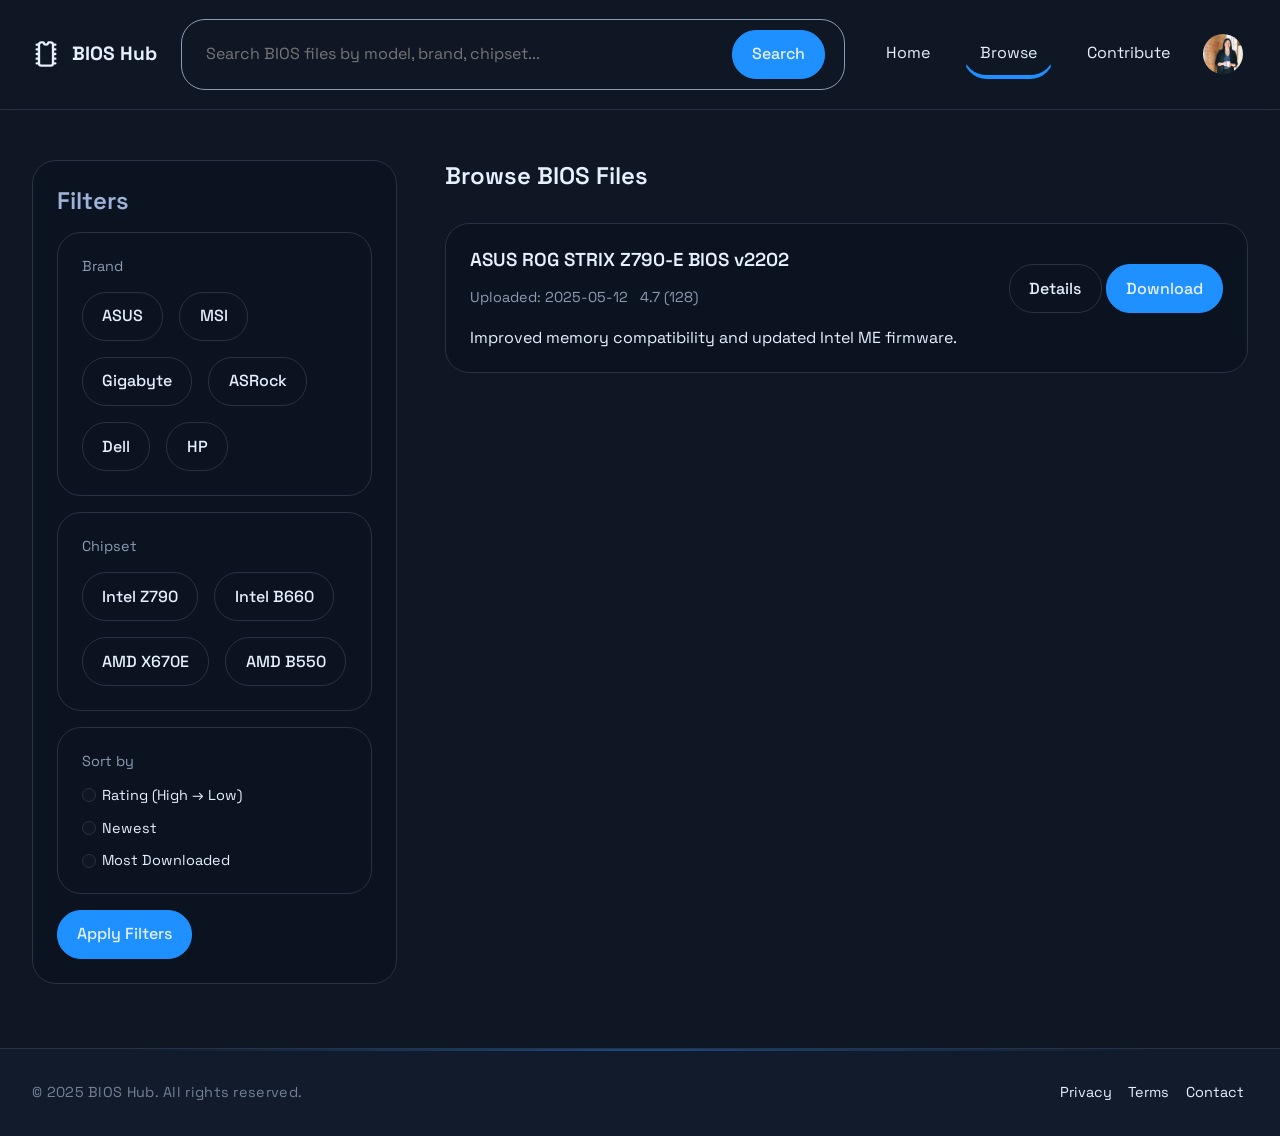
<file: browse.html>
<!DOCTYPE html>
<html lang="en">
  <head>
    <meta charset="UTF-8" />
    <meta name="viewport" content="width=device-width, initial-scale=1.0" />
    <title>BIOS Hub</title>

    <meta
      name="description"
      content="Download verified BIOS BIN files easily. Fast, reliable, and regularly updated data — no hassle, no hidden steps."
    />
    <meta property="og:site_name" content="BIOS Hub" />
    <meta
      property="og:description"
      content="Download verified BIOS BIN files easily. Fast, reliable, and regularly updated data — no hassle, no hidden steps."
    />
    <meta property="og:url" content="https://www.bioshub.net/browse" />
    <meta property="og:type" content="website" />

    <!-- Styles -->
    <link rel="stylesheet" href="styles/main.css" />

    <!-- Scripts -->
    <script defer src="scripts/main.js"></script>
    <script defer src="scripts/handleBrowseData.js"></script>
  </head>
  <body>
    <div class="overlay"></div>

    <!-- ================= HEADER ================= -->
    <header class="header">
      <div class="header__logo">
        <a href="index.html " class="logo__link">
          <img
            src="images/logo-dark.svg"
            alt="BIOS Hub logo"
            class="logo__img"
          />
        </a>
        <span class="logo__text">BIOS Hub</span>
      </div>

      <button
        id="menuToggle"
        class="menu-toggle"
        aria-label="Toggle navigation"
      >
        <span></span>
        <span></span>
        <span></span>
      </button>

      <div class="search">
        <input
          type="text"
          placeholder="Search BIOS files by model, brand, chipset..."
          class="search__input"
          id="searchInput"
          name="search-input"
        />
        <button class="search__btn button button--primary">Search</button>
      </div>

      <nav id="menuNav" class="nav">
        <a href="index.html" class="nav__link">Home</a>
        <a href="browse.html" class="nav__link active">Browse</a>
        <!-- <a href="#" class="nav__link">Docs</a>
        <a href="#" class="nav__link">Community</a> -->
        <a href="contribute.html" class="nav__link">Contribute</a>
        <button href="#" class="button profile-btn" id="profileBtn">
          <img
            src="images/amy.webp"
            alt="user profile image"
            class="profile-img"
          />
          <ul class="nav-dropdown" id="navDropdown">
            <li>
              <a href="admin/index.html" class="dropdown__link">
                <img src="images/dashboard.svg" alt="grid icon" />
                <span>Dashboard</span></a
              >
            </li>
            <li>
              <a href="admin/index.html" class="dropdown__link">
                <img src="images/gear.svg" alt="gear icon" />
                <span>Settings</span>
              </a>
            </li>
            <li>
              <a href="#" class="dropdown__link dropdown__logout">
                <img src="images/logout.svg" alt="logout icon" />
                <span>Logout</span></a
              >
            </li>
          </ul>
        </button>
      </nav>
    </header>

    <main class="main main--alt">
      <aside class="aside aside--browse card--alt">
        <h2 class="aside__h2">Filters</h2>
        <div class="card--alt">
          <h3 class="aside-card__h3">Brand</h3>
          <div class="aside-card__list">
            <button class="button button--alt aside-card-list__item">
              <span>ASUS</span>
            </button>
            <button class="button button--alt aside-card-list__item">
              <span>MSI</span>
            </button>
            <button class="button button--alt aside-card-list__item">
              <span>Gigabyte</span>
            </button>
            <button class="button button--alt aside-card-list__item">
              <span>ASRock</span>
            </button>
            <button class="button button--alt aside-card-list__item">
              <span>Dell</span>
            </button>
            <button class="button button--alt aside-card-list__item">
              <span>HP</span>
            </button>
          </div>
        </div>
        <div class="card--alt">
          <h3 class="aside-card__h3">Chipset</h3>
          <div class="aside-card__list">
            <button class="button button--alt aside-card-list__item">
              <span>Intel Z790</span>
            </button>
            <button class="button button--alt aside-card-list__item">
              <span>Intel B660</span>
            </button>
            <button class="button button--alt aside-card-list__item">
              <span>AMD X670E</span>
            </button>
            <button class="button button--alt aside-card-list__item">
              <span>AMD B550</span>
            </button>
          </div>
        </div>
        <div class="card--alt">
          <h3 class="aside-card__h3">Sort by</h3>
          <div class="aside-card__list--column">
            <div class="radio">
              <div class="dot"></div>
              <div class="radio__value">Rating (High → Low)</div>
            </div>
            <div class="radio">
              <div class="dot"></div>
              <div class="radio__value">Newest</div>
            </div>
            <div class="radio">
              <div class="dot"></div>
              <div class="radio__value">Most Downloaded</div>
            </div>
          </div>
        </div>
        <div class="aside__action">
          <div class="button button--primary aside__btn">Apply Filters</div>
        </div>
      </aside>

      <section class="section browse-section">
        <div class="browse-section__header">
          <h2>Browse BIOS Files</h2>
        </div>

        <div class="browse-section__results">
          <div class="browse-result card--alt">
            <div class="browse-result__header">
              <div class="browse-result__info">
                <h3>ASUS ROG STRIX Z790-E BIOS v2202</h3>
                <div class="browse-result__meta">
                  <div class="browse-result__uploaded">
                    Uploaded: 2025-05-12
                  </div>
                  <div class="browse-result__rating">4.7 (128)</div>
                </div>
              </div>
              <div class="browse-result__actions">
                <a href="details.html" class="button">Details</a>
                <button class="button button--primary">Download</button>
              </div>
            </div>
            <div class="browse-result__desc">
              Improved memory compatibility and updated Intel ME firmware.
            </div>
          </div>
        </div>
      </section>
    </main>

    <footer class="footer">
      <p class="footer__text">© 2025 BIOS Hub. All rights reserved.</p>
      <nav class="footer--nav">
        <a class="nav__link">Privacy</a>
        <a class="nav__link">Terms</a>
        <a class="nav__link">Contact</a>
      </nav>
    </footer>
  </body>
</html>
</file>
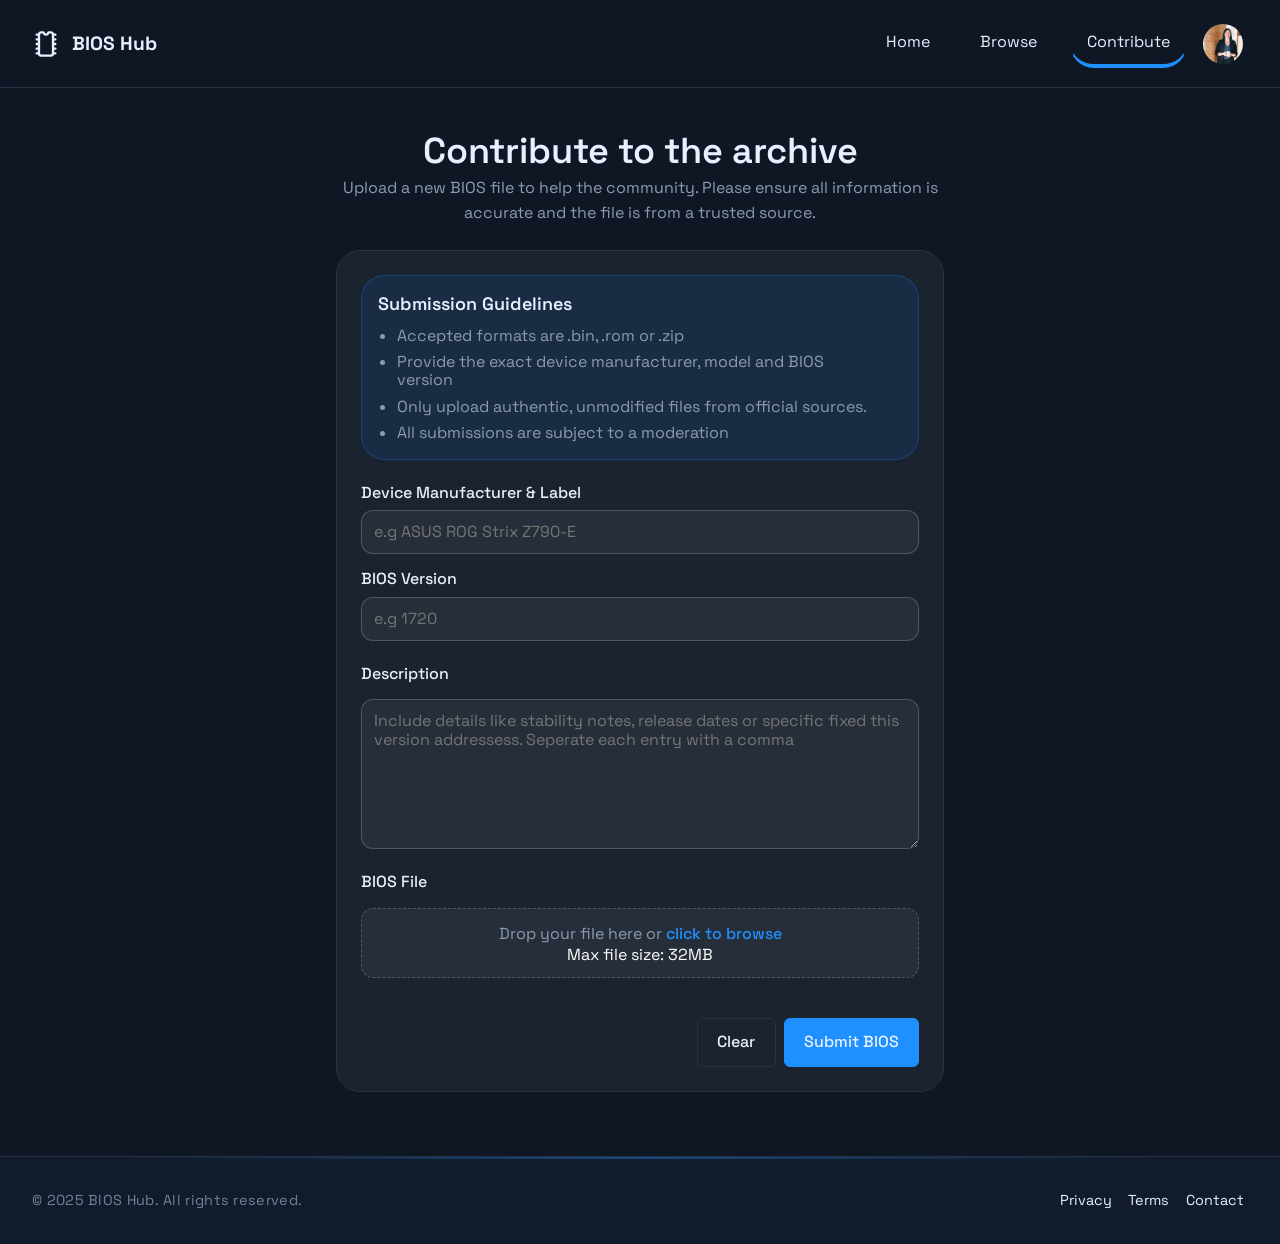
<file: contribute.html>
<!DOCTYPE html>
<html lang="en">
  <head>
    <meta charset="UTF-8" />
    <meta name="viewport" content="width=device-width, initial-scale=1.0" />
    <title>BIOS Hub</title>

    <meta
      name="description"
      content="Download verified BIOS BIN files easily. Fast, reliable, and regularly updated data — no hassle, no hidden steps."
    />
    <meta property="og:site_name" content="BIOS Hub" />
    <meta
      property="og:description"
      content="Download verified BIOS BIN files easily. Fast, reliable, and regularly updated data — no hassle, no hidden steps."
    />
    <meta property="og:url" content="https://www.bioshub.net/details" />
    <meta property="og:type" content="website" />

    <!-- Styles -->
    <link rel="stylesheet" href="styles/main.css" />

    <!-- Scripts -->
    <script defer src="scripts/main.js"></script>
    <script defer src="scripts/handle-form.js"></script>
  </head>
  <body>
    <div class="overlay"></div>

    <!-- ================= HEADER ================= -->
    <header class="header">
      <div class="header__logo">
        <a href="index.html" class="logo__link">
          <img
            src="images/logo-dark.svg"
            alt="BIOS Hub logo"
            class="logo__img"
          />
        </a>
        <span class="logo__text">BIOS Hub</span>
      </div>

      <button
        id="menuToggle"
        class="menu-toggle"
        aria-label="Toggle navigation"
      >
        <span></span>
        <span></span>
        <span></span>
      </button>

      <nav id="menuNav" class="nav">
        <a href="index.html" class="nav__link">Home</a>
        <a href="browse.html" class="nav__link">Browse</a>
        <!-- <a href="#" class="nav__link">Docs</a>
        <a href="#" class="nav__link">Community</a> -->
        <a href="contribute.html" class="nav__link active">Contribute</a>
        <button href="#" class="button profile-btn" id="profileBtn">
          <img
            src="images/amy.webp"
            alt="user profile image"
            class="profile-img"
          />
          <ul class="nav-dropdown" id="navDropdown">
            <li>
              <a href="admin/index.html" class="dropdown__link">
                <img src="images/dashboard.svg" alt="grid icon" />
                <span>Dashboard</span></a
              >
            </li>
            <li>
              <a href="admin/index.html" class="dropdown__link">
                <img src="images/gear.svg" alt="gear icon" />
                <span>Settings</span>
              </a>
            </li>
            <li>
              <a href="#" class="dropdown__link dropdown__logout">
                <img src="images/logout.svg" alt="logout icon" />
                <span>Logout</span></a
              >
            </li>
          </ul>
        </button>
      </nav>
    </header>

    <main class="main">
      <section class="section contribute--section">
        <form action="#" class="contribute-form">
          <div class="form__heading">
            <h1>Contribute to the archive</h1>
            <p>
              Upload a new BIOS file to help the community. Please ensure all
              information is accurate and the file is from a trusted source.
            </p>
          </div>

          <div class="form__body">
            <div class="guidelines">
              <h2>Submission Guidelines</h2>
              <ul>
                <li>Accepted formats are .bin, .rom or .zip</li>
                <li>
                  Provide the exact device manufacturer, model and BIOS version
                </li>
                <li>
                  Only upload authentic, unmodified files from official sources.
                </li>
                <li>All submissions are subject to a moderation</li>
              </ul>
            </div>
            <div class="form__control--alt">
              <div class="alt">
                <label class="form__label" for="manufacturer"
                  >Device Manufacturer & Label</label
                >
                <input
                  id="manufacturer"
                  name="manufacturer"
                  type="text"
                  placeholder="e.g ASUS ROG Strix Z790-E"
                  class="form__input"
                  required
                />
              </div>
              <div class="alt">
                <label class="form__label" for="version">BIOS Version</label>
                <input
                  id="version"
                  name="version"
                  type="text"
                  placeholder="e.g 1720"
                  class="form__input"
                  required
                />
              </div>
            </div>
            <div class="form__control">
              <label class="form__label" for="description">Description</label>
              <textarea
                id="description"
                name="description"
                type="text"
                placeholder="Include details like stability notes, release dates or specific fixed this version addressess. Seperate each entry with a comma"
                class="form__input"
                required
              ></textarea>
            </div>
            <div class="form__control">
              <label class="form__label" for="biosfile">BIOS File</label>

              <label for="biosfile" class="form__input form__upload">
                <p>Drop your file here or <span>click to browse</span></p>
                <span>Max file size: 32MB</span>
              </label>
              <div id="filedetails" class="form__input file__details hidden">
                <span id="fileName">rog-strix-z690-e-1720.zip</span>
                <span id="fileSize">31.4MB</span>
                <button id="clearfile" type="button" class="button">
                  <img
                    src="images/reload.svg"
                    alt="reload icon"
                    class="button__img"
                  />
                </button>
              </div>
              <input
                id="biosfile"
                name="biosfile"
                type="file"
                accept=".bin,.zip,.rom"
                required
              />
            </div>
            <!-- <div class="progress-div">
              <label class="form__label">
                <span>rog-strix-z690-e-1720.zip</span>
                <span>48%</span>
              </label>
              <div class="progress-bar">
                <div class="progress"></div>
              </div>
            </div> -->
            <div class="form__action">
              <button id="clearForm" type="button" class="button button--form">
                Clear
              </button>
              <button class="button button--form button--primary">
                Submit BIOS
              </button>
            </div>
          </div>
        </form>
      </section>
    </main>

    <footer class="footer">
      <p class="footer__text">© 2025 BIOS Hub. All rights reserved.</p>
      <nav class="footer--nav">
        <a class="nav__link">Privacy</a>
        <a class="nav__link">Terms</a>
        <a class="nav__link">Contact</a>
      </nav>
    </footer>
  </body>
</html>
</file>
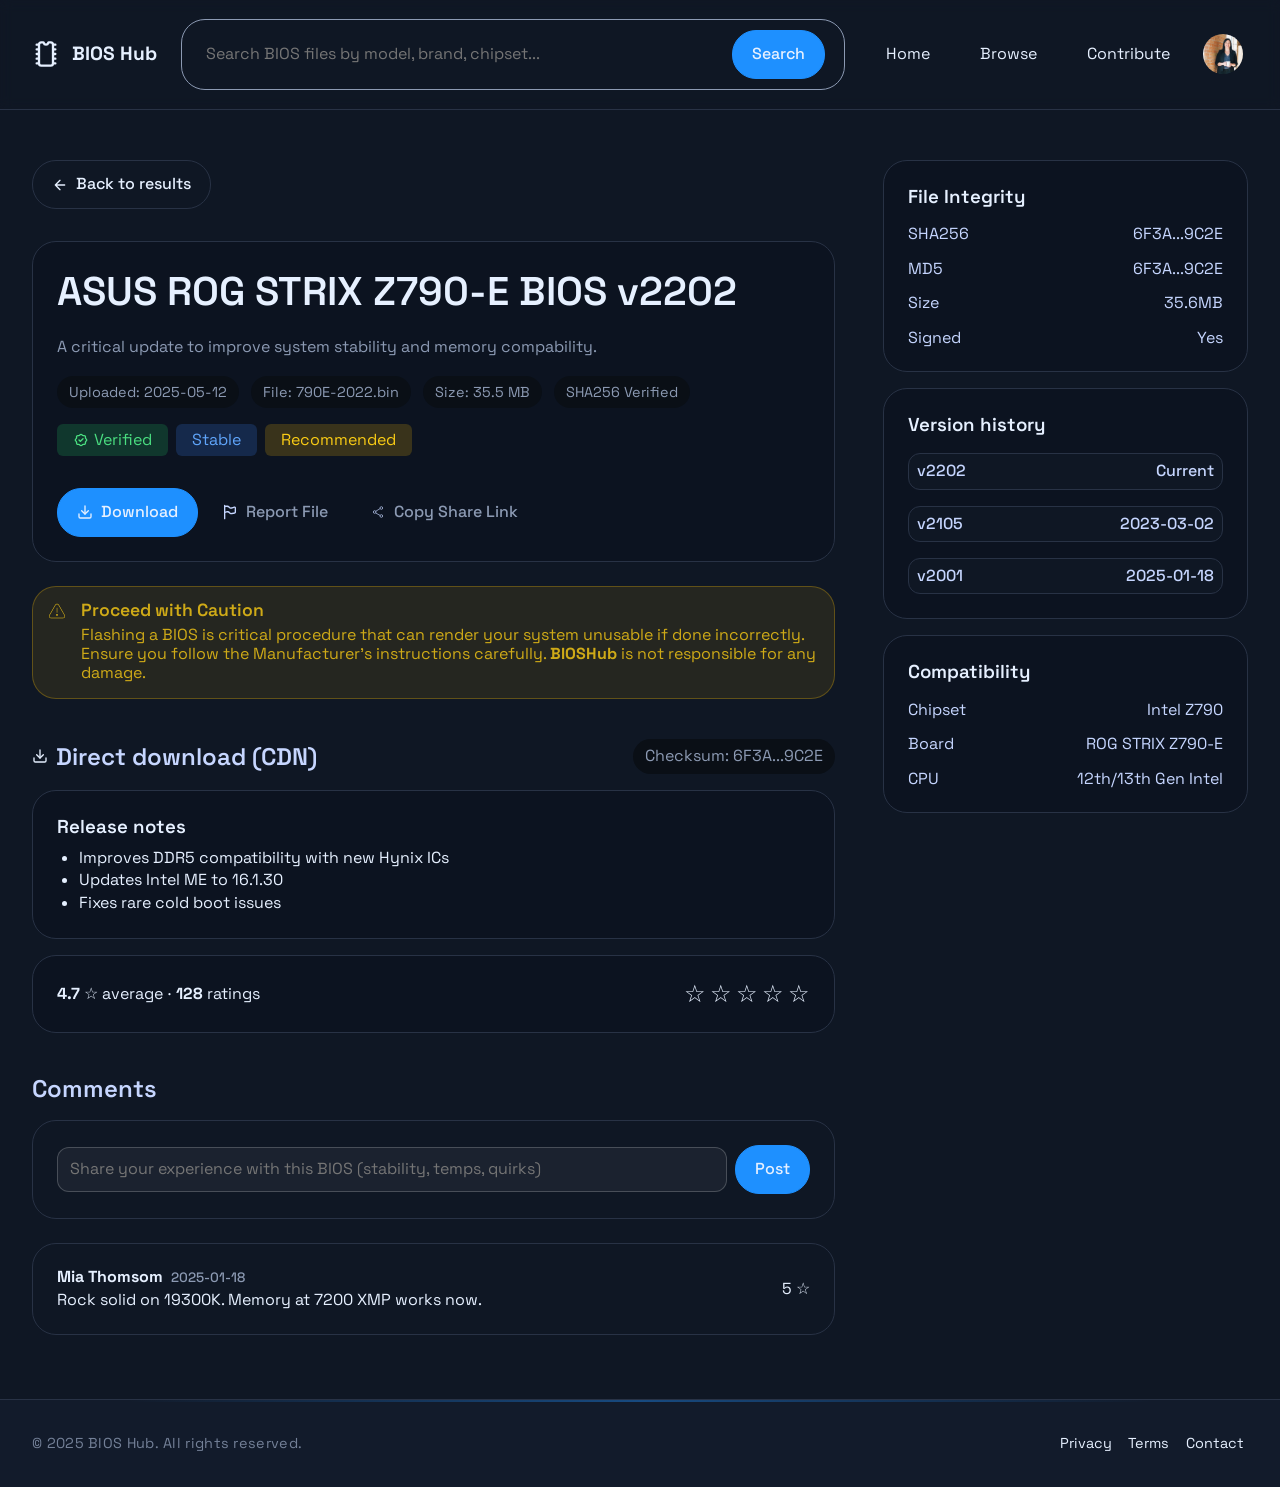
<file: details.html>
<!DOCTYPE html>
<html lang="en">
  <head>
    <meta charset="UTF-8" />
    <meta name="viewport" content="width=device-width, initial-scale=1.0" />
    <title>BIOS Hub</title>

    <meta
      name="description"
      content="Download verified BIOS BIN files easily. Fast, reliable, and regularly updated data — no hassle, no hidden steps."
    />
    <meta property="og:site_name" content="BIOS Hub" />
    <meta
      property="og:description"
      content="Download verified BIOS BIN files easily. Fast, reliable, and regularly updated data — no hassle, no hidden steps."
    />
    <meta property="og:url" content="https://www.bioshub.net/details" />
    <meta property="og:type" content="website" />

    <!-- Styles -->
    <link rel="stylesheet" href="styles/main.css" />

    <!-- Scripts -->
    <script defer src="scripts/main.js"></script>
    <script defer src="scripts/handleBrowseData.js"></script>
  </head>
  <body>
    <div class="overlay"></div>

    <!-- ================= HEADER ================= -->
    <header class="header">
      <div class="header__logo">
        <a href="index.html" class="logo__link">
          <img
            src="images/logo-dark.svg"
            alt="BIOS Hub logo"
            class="logo__img"
          />
        </a>
        <span class="logo__text">BIOS Hub</span>
      </div>

      <button
        id="menuToggle"
        class="menu-toggle"
        aria-label="Toggle navigation"
      >
        <span></span>
        <span></span>
        <span></span>
      </button>

      <div class="search">
        <input
          id="searchInput"
          type="text"
          placeholder="Search BIOS files by model, brand, chipset..."
          class="search__input"
        />
        <button class="search__btn button button--primary">Search</button>
        <div id="searchResults" class="search__results custom-scroll">
          <div id="searchDiv" class="searchDiv"></div>
          <div id="notfound" class="not-found">
            <img src="images/web.png" alt="not found image" />
            <span>Oops! No results match your search</span>
          </div>
        </div>
      </div>

      <nav id="menuNav" class="nav">
        <a href="index.html" class="nav__link">Home</a>
        <a href="browse.html" class="nav__link">Browse</a>
        <!-- <a href="#" class="nav__link">Docs</a>
        <a href="#" class="nav__link">Community</a> -->
        <a href="contribute.html" class="nav__link">Contribute</a>
        <button href="#" class="button profile-btn" id="profileBtn">
          <img
            src="images/amy.webp"
            alt="user profile image"
            class="profile-img"
          />
          <ul class="nav-dropdown" id="navDropdown">
            <li>
              <a href="admin/index.html" class="dropdown__link">
                <img src="images/dashboard.svg" alt="grid icon" />
                <span>Dashboard</span></a
              >
            </li>
            <li>
              <a href="admin/index.html" class="dropdown__link">
                <img src="images/gear.svg" alt="gear icon" />
                <span>Settings</span>
              </a>
            </li>
            <li>
              <a href="#" class="dropdown__link dropdown__logout">
                <img src="images/logout.svg" alt="logout icon" />
                <span>Logout</span></a
              >
            </li>
          </ul>
        </button>
      </nav>
    </header>

    <main class="main main--alt">
      <section class="section section--details">
        <div class="">
          <a href="browse.html" class="button">
            <img src="images/arrow-left-dark.svg" alt="arrow left icon" />
            Back to results
          </a>
        </div>

        <div class="section--details__result">
          <div class="browse-result card--alt">
            <div class="browse-result__header">
              <div class="browse-result__info">
                <h3 class="result__title">ASUS ROG STRIX Z790-E BIOS v2202</h3>
                <p class="result__description">
                  A critical update to improve system stability and memory
                  compability.
                </p>
                <div class="browse-result__meta">
                  <div class="browse-result__div">Uploaded: 2025-05-12</div>
                  <div class="browse-result__div">File: 790E-2022.bin</div>
                  <div class="browse-result__div">Size: 35.5 MB</div>
                  <div class="browse-result__div">SHA256 Verified</div>
                </div>

                <div class="browse-result__tags">
                  <div class="verified">
                    <img
                      src="images/check-badge.svg"
                      alt="verified icon"
                      class="button__img"
                    />
                    <span>Verified</span>
                  </div>
                  <div class="stable"><span>Stable</span></div>
                  <div class="recommended"><span>Recommended</span></div>
                </div>

                <div class="browse-result__actions">
                  <button class="button button--primary">
                    <img
                      src="images/download-dark.svg"
                      alt="download icon"
                      class="button__img"
                    />
                    <span>Download</span>
                  </button>
                  <button class="button button--faded">
                    <img
                      src="images/report.svg"
                      alt="report icon"
                      class="button__img"
                    />
                    <span>Report File</span>
                  </button>
                  <button class="button button--faded">
                    <img
                      src="images/share.svg"
                      alt="share icon"
                      class="button__img"
                    />
                    <span>Copy Share Link</span>
                  </button>
                </div>
              </div>
            </div>
          </div>

          <div class="warning">
            <img
              src="images/caution.svg"
              alt="caution icon"
              class="button__img"
            />
            <div class="warning__meta">
              <h3 class="warning__h3">Proceed with Caution</h3>
              <p class="warning__p">
                Flashing a BIOS is critical procedure that can render your
                system unusable if done incorrectly. Ensure you follow the
                Manufacturer's instructions carefully. <b>BIOSHub</b> is not
                responsible for any damage.
              </p>
            </div>
          </div>

          <div class="details-div details__meta">
            <div class="section__header--alt">
              <h2 class="section__header__h2">
                <img src="images/download-dark.svg" alt="download icon" />
                <span>Direct download (CDN)</span>
              </h2>

              <div title="checksum: 6F3A...9C2E" class="browse-result__div">
                Checksum: 6F3A...9C2E
              </div>
            </div>

            <div class="card--alt">
              <h3>Release notes</h3>
              <ul class="release__notes">
                <li>Improves DDR5 compatibility with new Hynix ICs</li>
                <li>Updates Intel ME to 16.1.30</li>
                <li>Fixes rare cold boot issues</li>
              </ul>
            </div>

            <div class="card--alt rating-info">
              <span><strong>4.7</strong> ☆ average</span>
              <span>·</span>
              <span><strong>128</strong> ratings</span>
              <fieldset class="rating__stars">
                <input type="radio" id="star5" name="rating" value="5" /><label
                  for="star5"
                  title="5 stars"
                ></label>
                <input type="radio" id="star4" name="rating" value="4" /><label
                  for="star4"
                  title="4 stars"
                ></label>
                <input type="radio" id="star3" name="rating" value="3" /><label
                  for="star3"
                  title="3 stars"
                ></label>
                <input type="radio" id="star2" name="rating" value="2" /><label
                  for="star2"
                  title="2 stars"
                ></label>
                <input type="radio" id="star1" name="rating" value="1" /><label
                  for="star1"
                  title="1 star"
                ></label>
              </fieldset>
            </div>
          </div>

          <div class="details-div details__comments">
            <h2 class="section__header__h2">
              <span>Comments</span>
            </h2>

            <div class="comments">
              <div class="comment">
                <!-- <img src="" alt="" /> -->
                <div class="comment__meta">
                  <input
                    type="text"
                    placeholder="Share your experience with this BIOS (stability, temps, quirks)"
                    class="form__input"
                  />
                </div>
                <button class="button button--primary">Post</button>
              </div>

              <div class="comment">
                <!-- <img src="" alt="" /> -->
                <div class="comment__meta">
                  <div class="comment__heading">
                    <span class="comment__name">Mia Thomsom</span>
                    <span class="comment__date">2025-01-18</span>
                  </div>
                  <div class="comment__body">
                    Rock solid on 19300K. Memory at 7200 XMP works now.
                  </div>
                </div>
                <div class="comment__rating"><span>5</span> ☆</div>
              </div>
            </div>
          </div>
        </div>
      </section>

      <aside class="aside aside--details">
        <!-- File integrity -->
        <div class="card--alt">
          <h3 class="aside-card__h2">File Integrity</h3>
          <div class="aside-card__list--column">
            <div class="aside__item">
              <span>SHA256</span>
              <span class="aside__value">6F3A...9C2E</span>
            </div>
            <div class="aside__item">
              <span>MD5</span>
              <span class="aside__value">6F3A...9C2E</span>
            </div>
            <div class="aside__item">
              <span>Size</span>
              <span class="aside__value">35.6MB</span>
            </div>
            <div class="aside__item">
              <span>Signed</span>
              <span class="aside__value">Yes</span>
            </div>
          </div>
        </div>
        <!-- Version history -->
        <div class="card--alt">
          <h3 class="aside-card__h2">Version history</h3>
          <div class="aside-card__list--column">
            <button class="button button--alt aside__item--alt">
              <span>v2202</span>
              <span>Current</span>
            </button>
            <button class="button button--alt aside__item--alt">
              <span>v2105</span>
              <span>2023-03-02</span>
            </button>
            <button class="button button--alt aside__item--alt">
              <span>v2001</span>
              <span>2025-01-18</span>
            </button>
          </div>
        </div>

        <!-- Compatibility -->
        <div class="card--alt">
          <h3 class="aside-card__h2">Compatibility</h3>
          <div class="aside-card__list--column">
            <div class="aside__item">
              <span>Chipset</span>
              <span class="aside__value">Intel Z790</span>
            </div>
            <div class="aside__item">
              <span>Board</span>
              <span class="aside__value">ROG STRIX Z790-E</span>
            </div>
            <div class="aside__item">
              <span>CPU</span>
              <span class="aside__value">12th/13th Gen Intel</span>
            </div>
          </div>
        </div>
      </aside>
    </main>

    <footer class="footer">
      <p class="footer__text">© 2025 BIOS Hub. All rights reserved.</p>
      <nav class="footer--nav">
        <a class="nav__link">Privacy</a>
        <a class="nav__link">Terms</a>
        <a class="nav__link">Contact</a>
      </nav>
    </footer>
  </body>
</html>
</file>
<file: styles/main.css>
@import url("normalize.css");
/* 1️⃣ Base styles — variables, resets, typography */
@import url("base.css");

/* 2️⃣ Utilities — reusable helpers, buttons, cards, spacing */
@import url("utilities.css");

/* 3️⃣ Layout — structure, header, footer, section spacing */
@import url("layout.css");

/* 4️⃣ Components — hero, info, cards, testimonials, visuals */
@import url("components.css");

/* 5️⃣ Responsive — mobile, tablet, small desktop breakpoints */
@import url("responsive.css");
</file>
